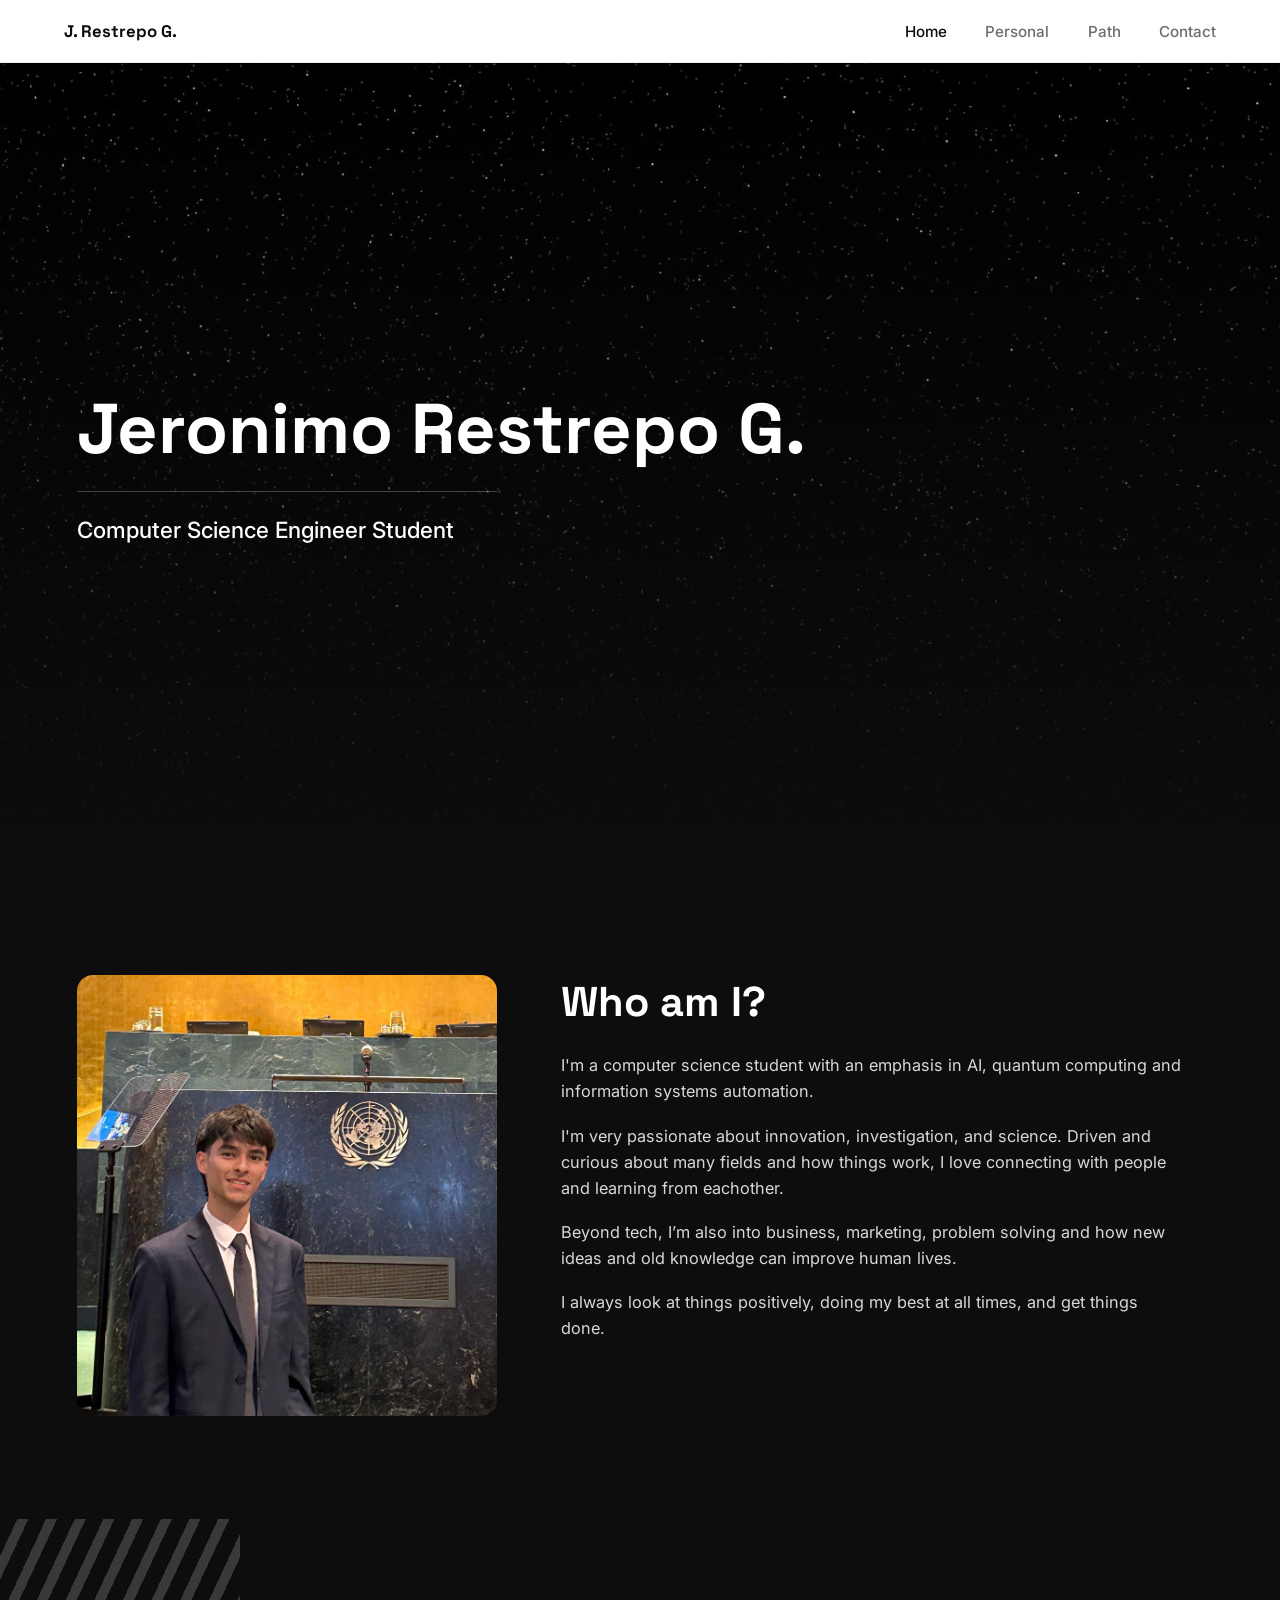
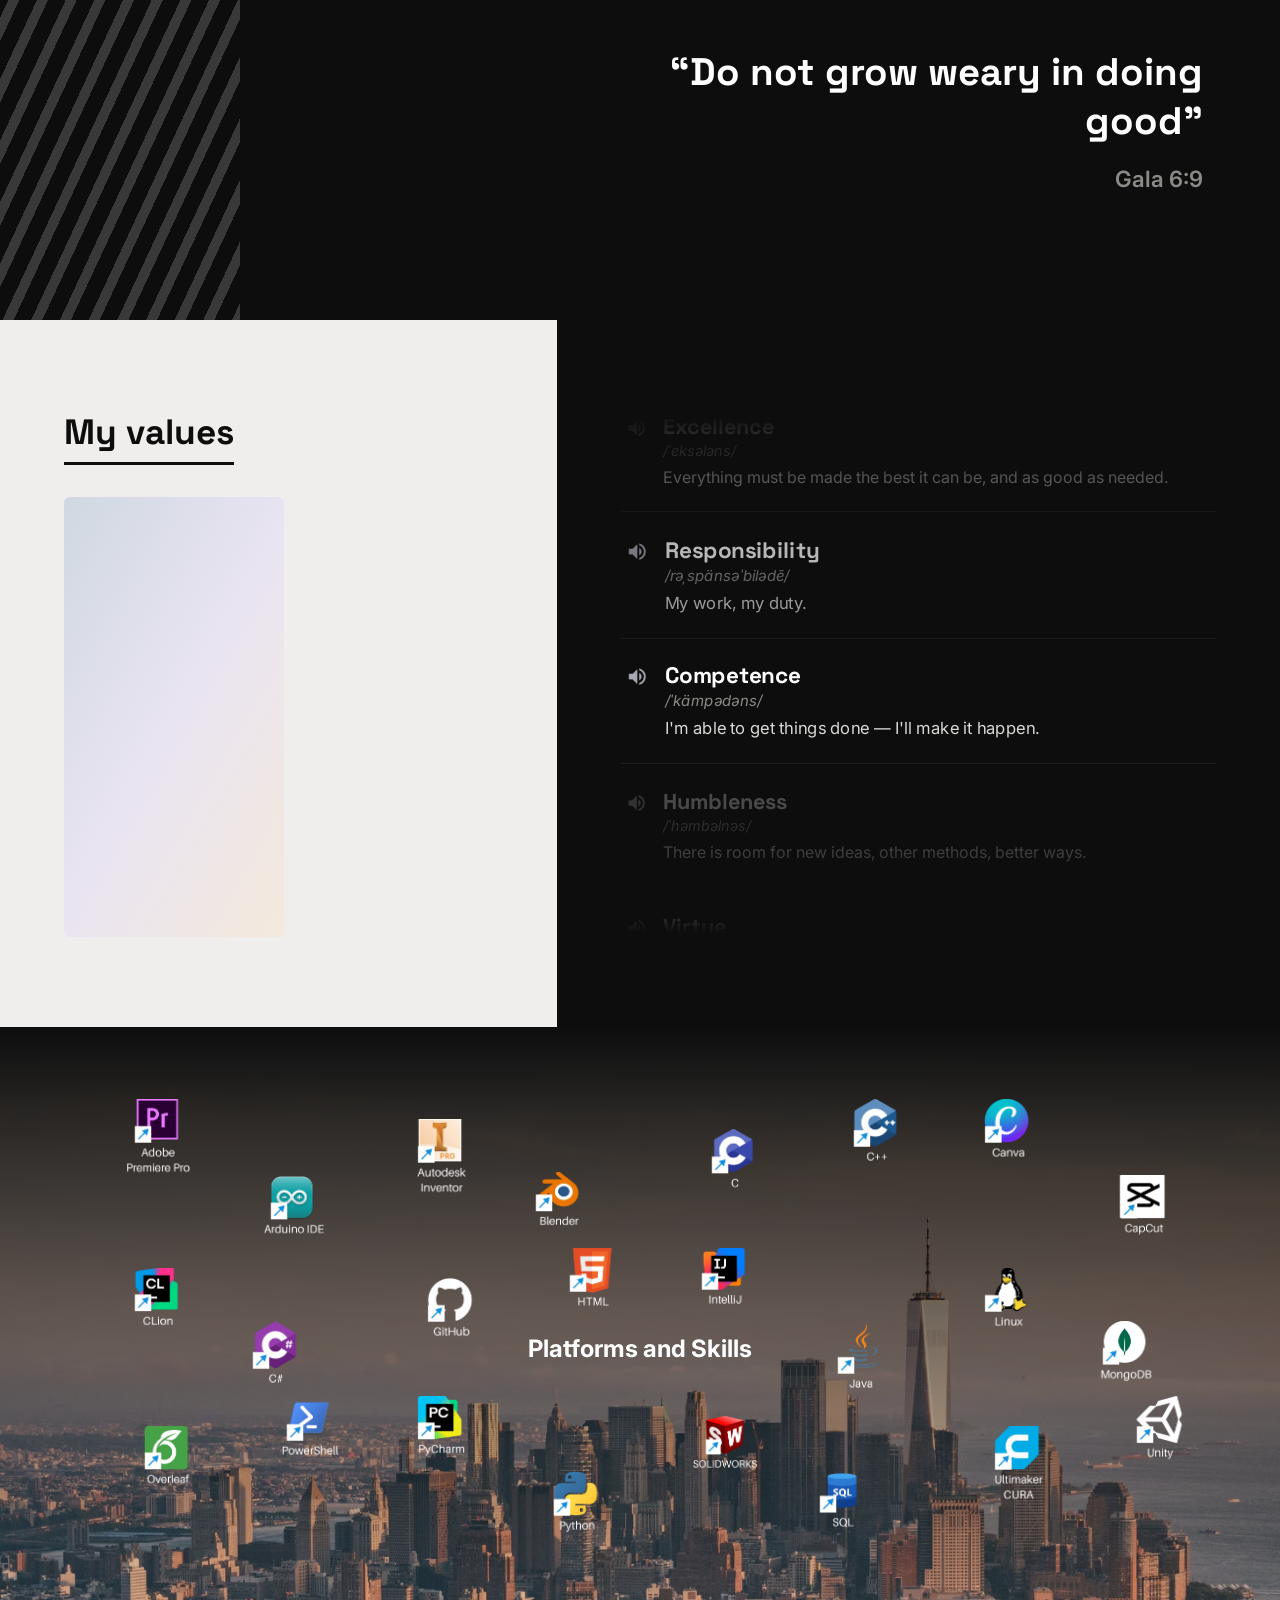
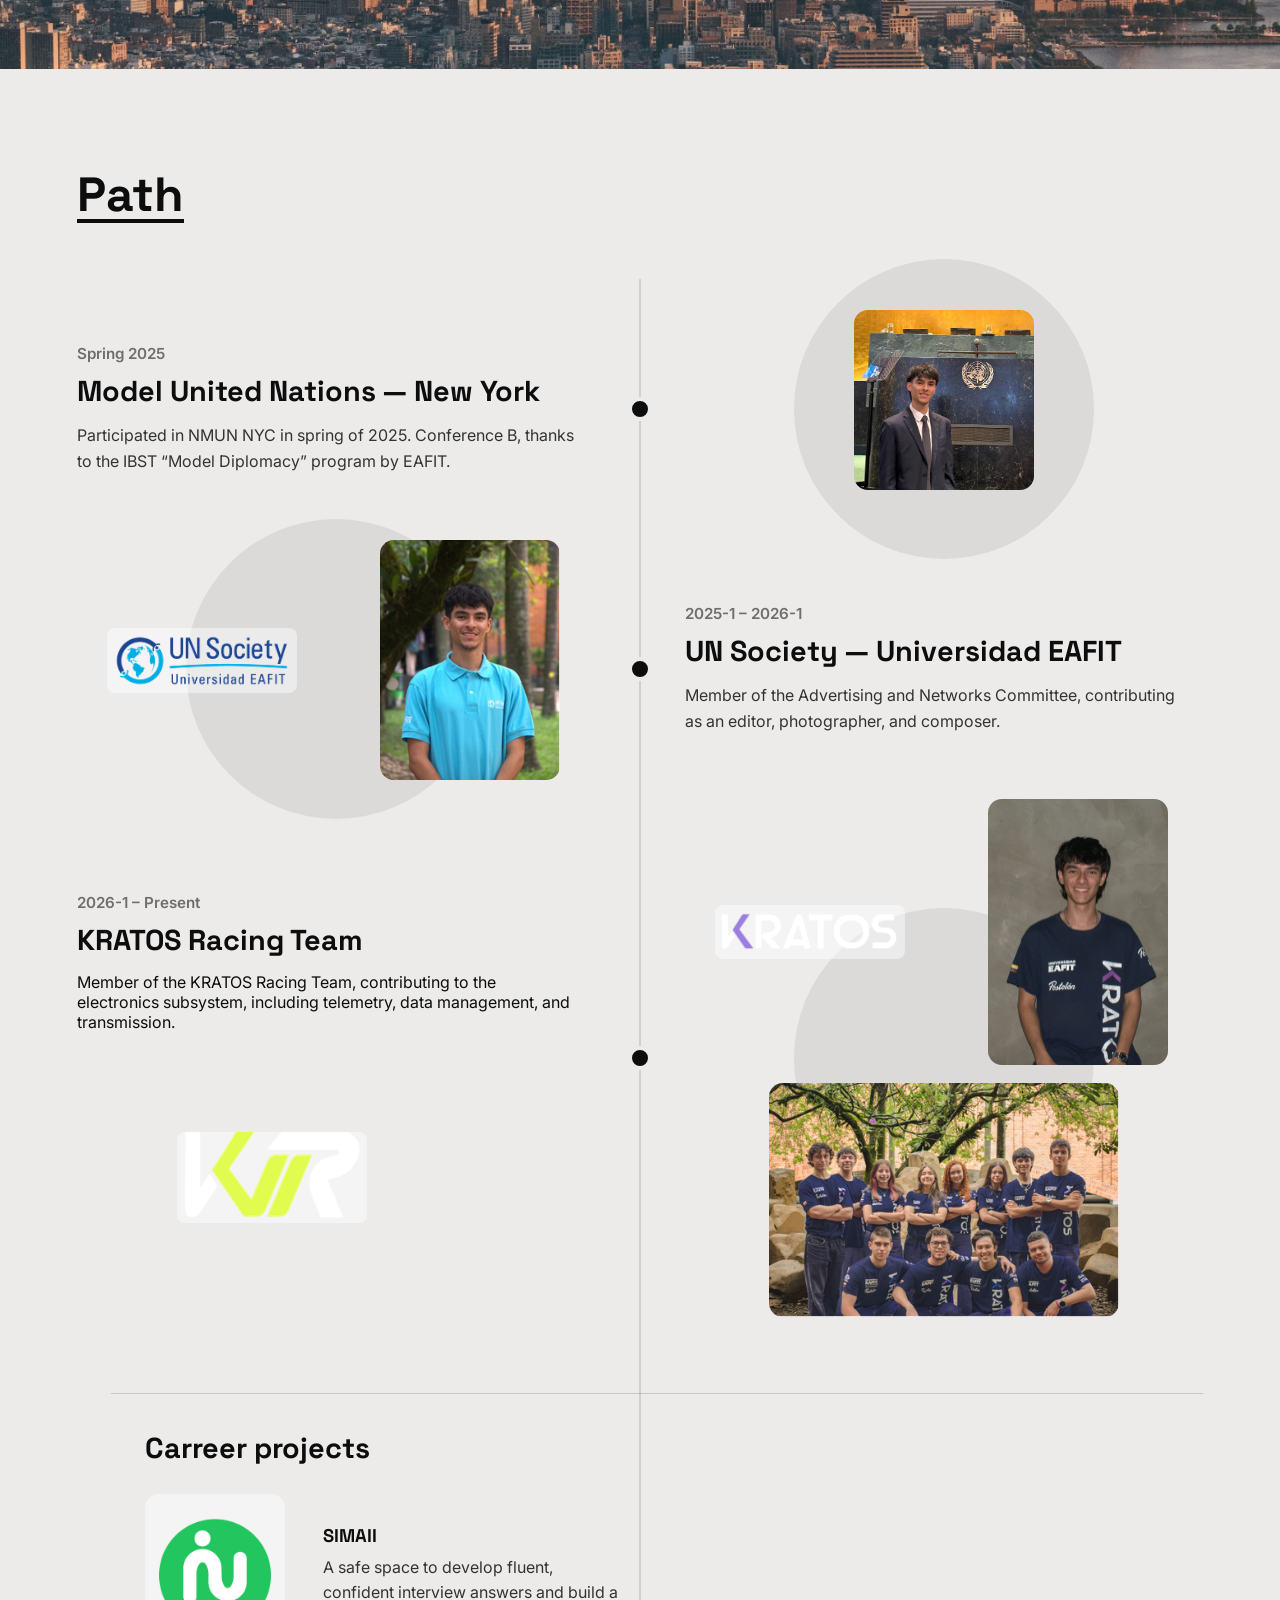
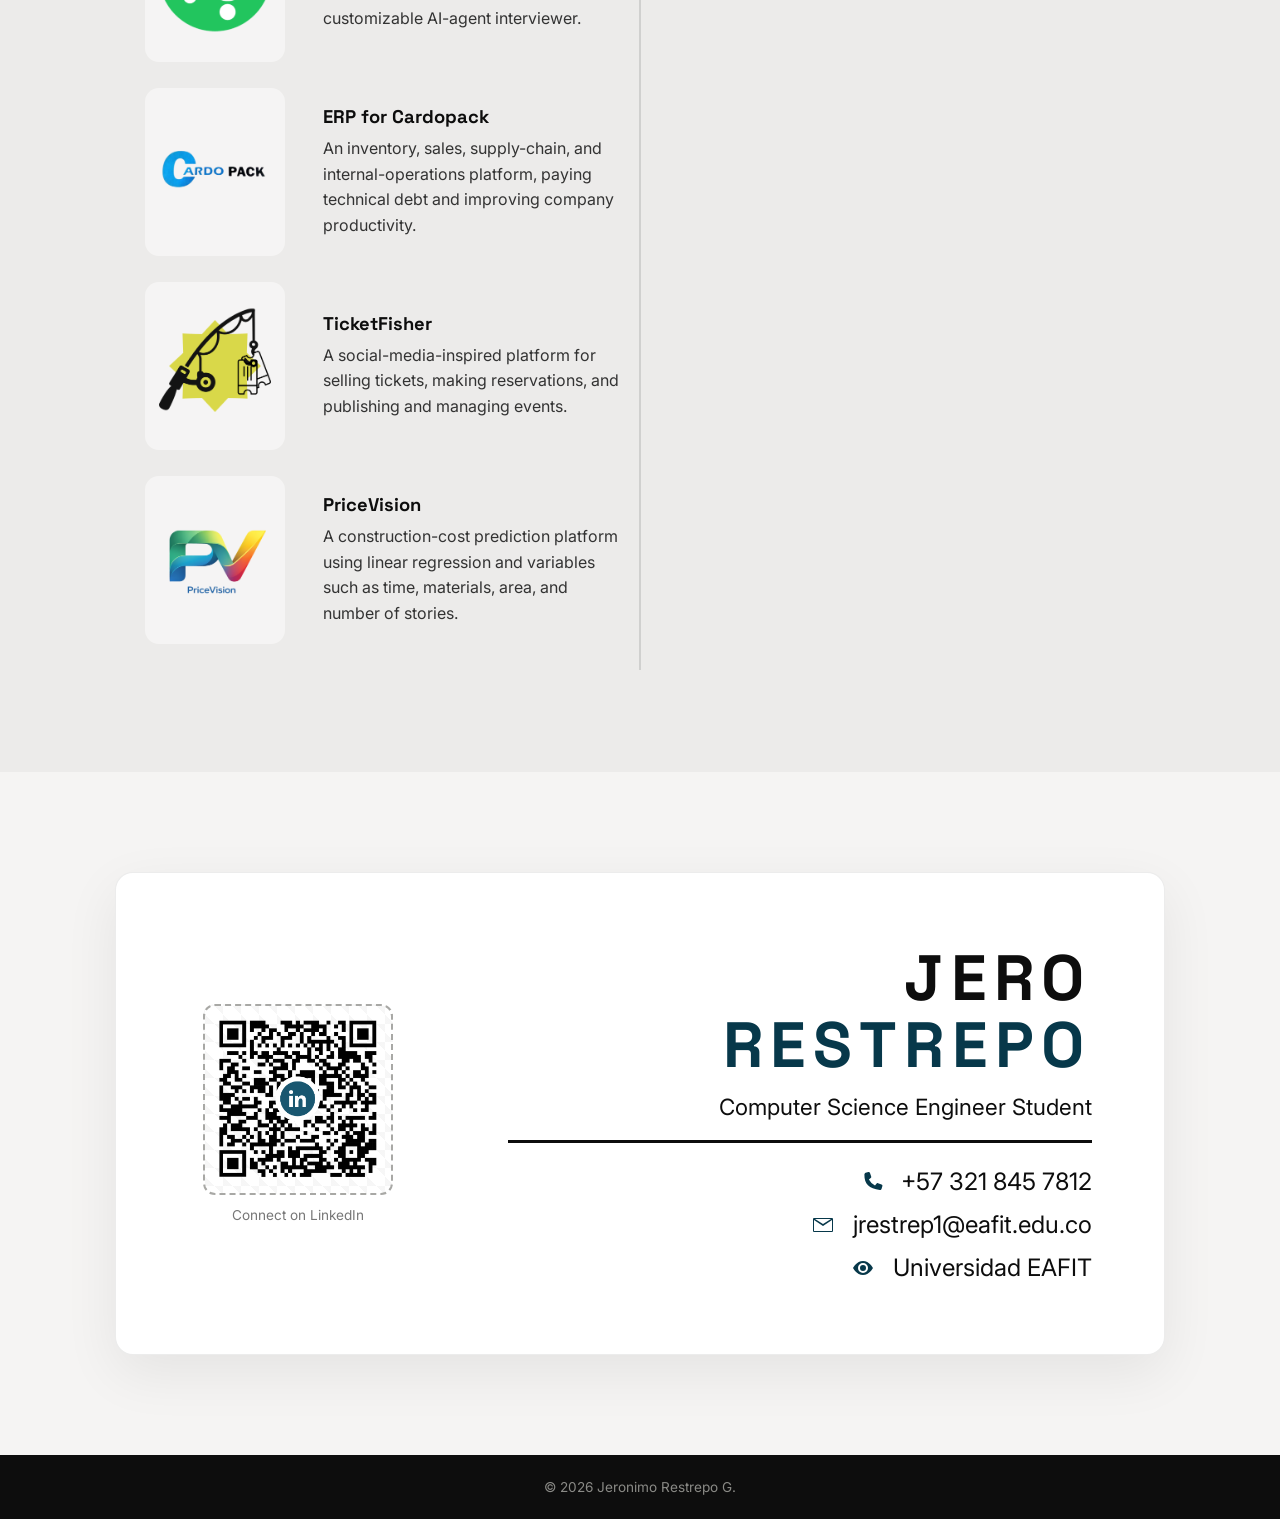
<file: index.html>
<!DOCTYPE html>
<html lang="es">
<head>
<meta charset="UTF-8">
<meta name="viewport" content="width=device-width, initial-scale=1, viewport-fit=cover">
<title>Jeronimo Restrepo G. — Computer Science Engineer Student</title>
<link rel="preconnect" href="https://fonts.googleapis.com">
<link rel="preconnect" href="https://fonts.gstatic.com" crossorigin>
<link href="https://fonts.googleapis.com/css2?family=Space+Grotesk:wght@500;700&family=Inter:wght@400;500;600&display=swap" rel="stylesheet">
<link rel="stylesheet" href="style.css">
</head>


<body>

<header class="site-nav">
  <div class="brand">J. Restrepo G.</div>
  <nav class="links">
    <a href="#home" class="current">Home</a>
    <a href="#personal">Personal</a>
    <a href="#path">Path</a>
    <a href="#contact">Contact</a>
  </nav>
</header>

<!-- HOME -->
<section id="home" class="hero">
  <div class="hero-inner">
    <h1>Jeronimo Restrepo G.</h1>
    <div class="hero-rule"></div>
    <p>Computer Science Engineer Student</p>
  </div>
</section>

<!-- /////////////////////////////// -->
<!-- PERSONAL -->
<section id="personal" class="who">
  <div class="who-photo" role="img" aria-label="Foto de perfil Jeronimo Restrepo"></div>
  <div class="who-text">
    <h2>Who am I?</h2>
    <p>I'm a computer science student with an emphasis in AI, quantum computing and information systems automation.</p>
    <p>I'm very passionate about innovation, investigation, and science. Driven and curious about many fields and how things work, I love connecting with people and learning from eachother.</p>
      <p>Beyond tech, I’m also into business, marketing, problem solving and how new ideas and old knowledge can improve human lives.</p>
    <p>I always look at things positively, doing my best at all times, and get things done.</p>
  </div>
</section>

<section class="quote">
  <div class="quote-stripes"></div>
  <h3>&ldquo;Do not grow weary in doing good&rdquo;</h3>
  <p>Gala 6:9</p>
</section>


<section class="values">
  <div class="values-left">
    <h2>My values</h2>
    <div class="values-swatch"></div>
  </div>
  <div class="values-right">
  <div class="values-wheel">
  <div class="values-track">

    <div class="value-item">
      <div class="sound_logo"></div>
      <div class="value-copy">
        <div class="value-term">Excellence</div>
        <div class="value-phon">/ˈeksələns/</div>
        <div class="value-def">Everything must be made the best it can be, and as good as needed.</div>
      </div>
    </div>

    <div class="value-item">
      <div class="sound_logo"></div>
      <div class="value-copy">
        <div class="value-term">Responsibility</div>
        <div class="value-phon">/rəˌspänsəˈbilədē/</div>
        <div class="value-def">My work, my duty.</div>
      </div>
    </div>

    <div class="value-item">
      <div class="sound_logo"></div>
      <div class="value-copy">
        <div class="value-term">Competence</div>
        <div class="value-phon">/ˈkämpədəns/</div>
        <div class="value-def">I'm able to get things done — I'll make it happen.</div>
      </div>
    </div>

    <div class="value-item">
      <div class="sound_logo"></div>
      <div class="value-copy">
        <div class="value-term">Humbleness</div>
        <div class="value-phon">/ˈhəmbəlnəs/</div>
        <div class="value-def">There is room for new ideas, other methods, better ways.</div>
      </div>
    </div>

    <div class="value-item">
      <div class="sound_logo"></div>
      <div class="value-copy">
        <div class="value-term">Virtue</div>
        <div class="value-phon">/ˈvərCHo͞o/</div>
        <div class="value-def">Be the "bigger person", be wise even when is hard.</div>
      </div>
    </div>

    <div class="value-item">
      <div class="sound_logo"></div>
      <div class="value-copy">
        <div class="value-term">Synergy</div>
        <div class="value-phon">/ˈsinərjē/</div>
        <div class="value-def">Do better with the same, then do more with less.</div>
      </div>
    </div>

    <div class="value-item">
      <div class="sound_logo"></div>
      <div class="value-copy">
        <div class="value-term">Respect</div>
        <div class="value-phon">rəˈspek(t)</div>
        <div class="value-def">I’m above none, I’m below none.</div>
      </div>
    </div>

    <div class="value-item">
      <div class="sound_logo"></div>
      <div class="value-copy">
        <div class="value-term">Integrity</div>
        <div class="value-phon">inˈteɡrədē</div>
        <div class="value-def">Heart at peace, mind at rest.</div>
      </div>
    </div>

  </div>
  </div>
  </div>
</section>

<!-- /////////////////////////////// -->
<!-- PLATFORMS AND SKILLS -->
<section class="platforms">
  
  <div class="skill-Overlay"><h2>Platforms and Skills</h2></div>
  <div class="skills-grid">
    <div class="skill-tile"><div class="skill-icon"><img src="items/AdobePremierePro.png" alt="Adobe Premiere Pro logo"></div></div>
    <div class="skill-tile"><div class="skill-icon"><img src="items/ArduinoIDE.png" alt="Arduino IDE logo"></div></div>
    <div class="skill-tile"><div class="skill-icon"><img src="items/AutodeskInventor.png" alt="Autodesk Inventor logo"></div></div>

    <div class="skill-tile"><div class="skill-icon"><img src="items/Blender.png" alt="Blender logo"></div></div>
    <div class="skill-tile"><div class="skill-icon"><img src="items/C.png" alt="C logo"></div></div>
    <div class="skill-tile"><div class="skill-icon"><img src="items/C++.png" alt="C++ logo"></div></div>
    
    <div class="skill-tile"><div class="skill-icon"><img src="items/Canva.png" alt="Canva logo"></div></div>
    <div class="skill-tile"><div class="skill-icon"><img src="items/CapCut.png" alt="CapCut logo"></div></div>
    <div class="skill-tile"><div class="skill-icon"><img src="items/CLion.png" alt="CLion logo"></div></div>
    
    <div class="skill-tile"><div class="skill-icon"><img src="items/CSharp.png" alt="C# logo"></div></div>
    <div class="skill-tile"><div class="skill-icon"><img src="items/GitHub.png" alt="GitHub logo"></div></div>
    
    <div class="skill-tile"><div class="skill-icon"><img src="items/HTML.png" alt="HTML logo"></div></div>
    <div class="skill-tile"><div class="skill-icon"><img src="items/IntelliJ.png" alt="IntelliJ.js logo"></div></div>
    <div class="skill-tile"><div class="skill-icon"><img src="items/Java.png" alt="Java logo"></div></div>
    
    <div class="skill-tile"><div class="skill-icon"><img src="items/Linux.png" alt="Linux logo"></div></div>
    <div class="skill-tile"><div class="skill-icon"><img src="items/MongoDB.png" alt="MongoDB logo"></div></div>
    <div class="skill-tile"><div class="skill-icon"><img src="items/Overleaf.png" alt="Overleaf logo"></div></div>

    <div class="skill-tile"><div class="skill-icon"><img src="items/PowerShell.png" alt="PowerShell logo"></div></div>
    <div class="skill-tile"><div class="skill-icon"><img src="items/PyCharm.png" alt="PyCharm logo"></div></div>
    <div class="skill-tile"><div class="skill-icon"><img src="items/Python.png" alt="Python logo"></div></div>
    
    <div class="skill-tile"><div class="skill-icon"><img src="items/SOLIDWORKS.png" alt="SOLIDWORKS logo"></div></div>
    <div class="skill-tile"><div class="skill-icon"><img src="items/SQL.png" alt="SQL logo"></div></div>
    <div class="skill-tile"><div class="skill-icon"><img src="items/UltimakerCURA.png" alt="Ultimaker Cura logo"></div></div>

    <div class="skill-tile"><div class="skill-icon"><img src="items/Unity.png" alt="Unity logo"></div></div>

  </div>
</section>


<!-- PATH -->
<section id="path" class="path-section">
  <div class="path-inner">
    <h2>Path</h2>
    <div class="path-timeline">
      <div class="path-events">
      <article class="path-entry">
        <div class="path-copy">
          <p class="path-date">Spring 2025</p>
          <h3>Model United Nations — New York</h3>
          <p>Participated in NMUN NYC in spring of 2025. Conference B, thanks to the IBST “Model Diplomacy” program by EAFIT.</p>
        </div>
        <div class="path-media path-media--single">
          <img class="path-image-placeholder path-image-placeholder--portrait" src="items/me_UN.jpg">
        </div>
      </article>

      <article class="path-entry path-entry--reverse">
        <div class="path-copy">
          <p class="path-date">2025-1 – 2026-1</p>
          <h3>UN Society — Universidad EAFIT</h3>
          <p>Member of the Advertising and Networks Committee, contributing as an editor, photographer, and composer.</p>
        </div>
        <div class="path-media">
          <!-- Replace these placeholders with the UN Society logo and your photo. -->
          <img class="path-image-placeholder path-image-placeholder--logo"  src="items/UNSOCIETY_Logo.png">
          <img class="path-image-placeholder path-image-placeholder--portrait"src="items/me_UNSOCIETY.png">
        </div>
      </article>

      <article class="path-entry">
        <div class="path-copy">
          <p class="path-date">2026-1 – Present</p>
          <h3>KRATOS Racing Team</h3>
          <p>Member of the KRATOS Racing Team, contributing to the electronics subsystem, including telemetry, data management, and transmission.</p>
          <div style="margin-top: 20%; margin-left:20%;">
            <img class="path-image-placeholder path-image-placeholder--logo" src="items/KRATOSRACINGTEAM_Logo.png">
          </div>
        </div>

        <div class="path-media">
          <!-- Replace these placeholders with KRATOS branding and team photos. -->
          <img class="path-image-placeholder path-image-placeholder--logo" src="items/Kratos_Logo.png">
          <img class="path-image-placeholder path-image-placeholder--portrait" src="items/me_Kratos.png">
          <img class="path-image-placeholder path-image-placeholder--landscape" src="items/KratosTeam.png">
        </div>
      </article>
      </div>

      <div class="path-projects">
        <h3>Carreer projects</h3>
        <article class="path-project">
          <img class="path-image-placeholder path-image-placeholder--project" src="items/SIMAII_Logo.png">
          <div>
            <h4>SIMAII</h4>
            <p>A safe space to develop fluent, confident interview answers and build a customizable AI-agent interviewer.</p>
          </div>
        </article>
        <article class="path-project">
          <img class="path-image-placeholder path-image-placeholder--project" src="items/CardoPack_Logo.png">
          <div>
            <h4>ERP for Cardopack</h4>
            <p>An inventory, sales, supply-chain, and internal-operations platform, paying technical debt and improving company productivity.</p>
          </div>
        </article>
        <article class="path-project">
          <img class="path-image-placeholder path-image-placeholder--project" src="items/TicketFisher_Logo.png">
          <div>
            <h4>TicketFisher</h4>
            <p>A social-media-inspired platform for selling tickets, making reservations, and publishing and managing events.</p>
          </div>
        </article>
        <article class="path-project">
          <img class="path-image-placeholder path-image-placeholder--project" src="items/PriceVision_Logo.png">
          <div>
            <h4>PriceVision</h4>
            <p>A construction-cost prediction platform using linear regression and variables such as time, materials, area, and number of stories.</p>
          </div>
        </article>
      </div>
    </div>
  </div>
</section>

<!-- CONTACT -->
<section id="contact" class="contact-section">
  <div class="contact-card">
    <div class="contact-qr">
      <!-- Replace this placeholder with your LinkedIn QR-code image. -->
      <img class="contact-qr-placeholder" role="img" aria-label="LinkedIn QR code placeholder" src="items/LinkedinQR.png">
      <p>Connect on LinkedIn</p>
    </div>
    <div class="contact-details">
      <p class="contact-name">Jero<br><span>Restrepo</span></p>
      <p class="contact-role">Computer Science Engineer Student</p>
      <div class="contact-rule"></div>
      <a href="tel:+573218457812" class="contact-line">
        <svg viewBox="0 0 24 24" aria-hidden="true"><path d="M6.6 2.8 9.4 2c.7-.2 1.4.2 1.6.9l1.2 3.5c.2.6 0 1.2-.5 1.6l-1.8 1.4a14.7 14.7 0 0 0 6.1 6.1l1.4-1.8c.4-.5 1-.7 1.6-.5l3.5 1.2c.7.2 1.1.9.9 1.6l-.8 2.8c-.2.8-1 1.3-1.8 1.2C10.1 18.8 5.2 13.9 5.4 4.6c.1-.8.5-1.6 1.2-1.8Z"/></svg>
        <span>+57 321 845 7812</span>
      </a>
      <a href="mailto:jrestrep1@eafit.edu.co" class="contact-line">
        <svg viewBox="0 0 24 24" aria-hidden="true"><path d="M3 5h18a1 1 0 0 1 1 1v12a1 1 0 0 1-1 1H3a1 1 0 0 1-1-1V6a1 1 0 0 1 1-1Zm9 8L3 7v11h18V7l-9 6Zm0-2 8-5H4l8 5Z"/></svg>
        <span>jrestrep1@eafit.edu.co</span>
      </a>
      <a href="https://www.eafit.edu.co/" class="contact-line" target="_blank" rel="noopener noreferrer">
        <svg viewBox="0 0 24 24" aria-hidden="true"><path d="M2 12s3.6-7 10-7 10 7 10 7-3.6 7-10 7S2 12 2 12Zm10 5a5 5 0 1 0 0-10 5 5 0 0 0 0 10Zm0-2a3 3 0 1 1 0-6 3 3 0 0 1 0 6Z"/></svg>
        <span>Universidad EAFIT</span>
      </a>
    </div>
  </div>
</section>

<footer class="site-footer">© 2026 Jeronimo Restrepo G.</footer>


<!-- /////////////////////////////// -->
<!-- script -->
<script>
/* Values wheel: lee los .value-item del HTML y los rota hacia arriba en bucle.
   Para agregar/quitar valores solo edita los .value-item dentro de .values-track. */
(function(){
  const track=document.querySelector('.values-track');
  if(!track) return;
  const wheel=track.parentElement;
  const INTERVAL=2800, MOVE=700;
  function setPos(shift){[...track.children].forEach((el,i)=>{el.dataset.pos=i-shift;});}
  setPos(0);
  if(window.matchMedia('(prefers-reduced-motion: reduce)').matches){wheel.classList.add('is-static');return;}
  let paused=false;
  wheel.addEventListener('mouseenter',()=>{paused=true;});
  wheel.addEventListener('mouseleave',()=>{paused=false;});
  function schedule(){setTimeout(step,INTERVAL);}
  function step(){
    if(paused||document.hidden){schedule();return;}
    const first=track.firstElementChild;
    const gap=parseFloat(getComputedStyle(track).rowGap)||0;
    setPos(1);
    track.classList.add('is-moving');
    track.style.transform='translateY('+(-(first.offsetHeight+gap))+'px)';
    setTimeout(function(){
      track.classList.remove('is-moving');
      track.style.transform='';
      track.appendChild(first);
      setPos(0);
      schedule();
    },MOVE+30);
  }
  schedule();
})();
</script>


</body>
</html>
</file>
<file: style.css>
:root{
    --ink:#0d0d0d;
    --paper:#efeeec;
    --white:#ffffff;
    --grey:#8a8a86;
    --line:rgba(255,255,255,.25);
    --font-display:'Space Grotesk', 'Inter', sans-serif;
    --font-body:'Inter', sans-serif;
  }
  *{box-sizing:border-box; margin:0; padding:0;}
  html{scroll-behavior:smooth; scroll-padding-top:80px;}
  body{
    font-family:var(--font-body);
    background:var(--paper);
    color:var(--ink);
    padding-top:env(safe-area-inset-top,0px);
    padding-bottom:env(safe-area-inset-bottom,0px);
  }
  img{max-width:100%; display:block;}

  /*/////////////////////////////////////////////
  /* ---------- NAV ---------- */
  header.site-nav{
    position:sticky; top:0; z-index:50;
    top:env(safe-area-inset-top,0px);
    background:var(--white);
    display:flex; align-items:center; justify-content:space-between;
    padding:20px clamp(20px,5vw,64px);
    border-bottom:1px solid rgba(0,0,0,.06);
  }
  .brand{font-family:var(--font-display); font-weight:700; font-size:1.05rem;}
  nav.links{display:flex; gap:clamp(16px,3vw,40px);}
  nav.links a{
    text-decoration:none; color:var(--ink); font-weight:500; font-size:.95rem;
    opacity:.6; transition:opacity .2s ease;
  }
  nav.links a:hover, nav.links a:focus-visible{opacity:1;}
  nav.links a.current{opacity:1;}
  .nav-toggle{display:none;}

  /*/////////////////////////////////////////////
  /* ---------- HOME / HERO ---------- */
  section.hero{
    min-height:min(90vh,900px);
    background-color:var(--ink);
    /* Reemplaza esta imagen de fondo por la tuya (escritorio con laptop/celular/lapicero) */
    background-image:
      linear-gradient(to bottom,
        rgba(13,13,13,0) 0%,
        rgba(13,13,13,.1) 10%,
        rgba(13,13,13,.3) 30%,
        rgba(13,13,13,.5) 50%,
        rgba(13,13,13,.8) 80%,
        var(--ink) 100%),
      url('items\\starBG.png');
    background-size:cover;
    background-position:center;
    display:flex; align-items:center;
    padding:0 clamp(20px,6vw,90px);
  }
  .hero-inner{max-width:820px; padding:60px 0;}
  .hero-inner h1{
    font-family:var(--font-display);
    color:var(--white);
    font-weight:700;
    font-size:clamp(2.4rem, 6vw, 4.4rem);
    line-height:1.05;
  }
  .hero-rule{width:min(420px,60%); height:1px; background:var(--line); margin:24px 0;}
  .hero-inner p{color:var(--white); font-size:clamp(1.1rem,2.2vw,1.4rem); font-weight:500;}


  /*/////////////////////////////////////////////
  /* ---------- PERSONAL: who am I ---------- */
  section.who{
    background:var(--ink); color:var(--white);
    padding:clamp(60px,8vw,110px) clamp(20px,6vw,90px);
    display:grid; grid-template-columns:420px 1fr; gap:clamp(30px,5vw,70px);
    align-items:start;
  }
  .who-photo{
    width:420px; aspect-ratio:1/1.05; border-radius:16px; overflow:hidden;
    background:#3a3a38;
    /* Reemplaza esta imagen por tu foto de perfil */
    background-image:url('items\\me_UN.jpg');
    background-size:cover; background-position:center;
  }
  .who-text h2{font-family:var(--font-display); font-size:clamp(1.8rem,3.5vw,2.6rem); margin-bottom:24px;}
  .who-text p{max-width:620px; line-height:1.6; color:#d8d8d5; margin-bottom:18px; font-size:1.02rem;}


  /*/////////////////////////////////////////////
  /* ---------- QUOTE ---------- */
  section.quote{
    position:relative; overflow:hidden;
    background:var(--ink); color:var(--white);
    padding:clamp(80px,10vw,140px) clamp(20px,6vw,90px);
    display:flex; flex-direction:column; align-items:flex-end; gap:20px; text-align:right;
  }
  .quote-stripes{
    position:absolute; left:-40px; top:0; bottom:0; width:280px;
    background:repeating-linear-gradient(115deg,
      rgba(255,255,255,.18) 0px, rgba(255,255,255,.18) 10px,
      transparent 10px, transparent 26px);
    pointer-events:none;
  }
  .quote h3{font-family:var(--font-display); font-weight:700; font-size:clamp(1.6rem,3.5vw,2.4rem); max-width:640px;}
  .quote p{color:var(--grey); font-weight:600; font-size:clamp(1.1rem,2.2vw,1.4rem);}


  /*/////////////////////////////////////////////
  /* ---------- VALUES ---------- */
  
    section.values{
    display:grid; grid-template-columns:1fr 1.3fr;
  }
  .values-left{
    background:var(--paper); padding:clamp(50px,7vw,90px) clamp(24px,5vw,64px);
  }
  .values-left h2{
    font-family:var(--font-display); font-size:clamp(1.6rem,3vw,2.2rem);
    display:inline-block; border-bottom:3px solid var(--ink); padding-bottom:8px; margin-bottom:32px;
  }
  .values-swatch{
    width:100%; max-width:220px; aspect-ratio:2.5/5; border-radius:6px;
    background:linear-gradient(120deg,#cfd8e0,#e9e4f2,#f4e9dc);
    /* Espacio opcional para una textura/imagen decorativa */
  }
  .values-right{
    background:var(--ink); color:var(--white);
    padding:clamp(50px,7vw,90px) clamp(24px,5vw,64px);
    display:flex; align-items:center;
  }
  .values-wheel{
    width:100%; height:clamp(380px,62vh,520px); overflow:hidden;
    -webkit-mask-image:linear-gradient(to bottom, transparent 0, #000 16%, #000 84%, transparent 100%);
            mask-image:linear-gradient(to bottom, transparent 0, #000 16%, #000 84%, transparent 100%);
  }
  .values-track{display:flex; flex-direction:column; gap:26px; will-change:transform;}
  .values-track.is-moving{transition:transform .7s cubic-bezier(.65,0,.35,1);}
  /*.value-item{}*/
  .value-item{
    display:flex; align-items:flex-start; gap:12px;
    border-bottom:1px solid rgba(255,255,255,.08); padding-bottom:22px;
    opacity:.25; transform-origin:left center;
    transition:opacity .7s ease, transform .7s ease;
  }
  .sound_logo{
    flex:0 0 30px; width:30px; height:30px;
    background-image:url('items\\sound_logo.png');
    background-size:contain; background-repeat:no-repeat; background-position:center;
  }
  .value-copy{min-width:0; flex:1;}
  .value-item[data-pos="0"]{opacity:.45;}
  .value-item[data-pos="1"]{opacity:.7; transform:scale(1.04);}
  .value-item[data-pos="2"]{opacity:1; transform:scale(1.04);}
  .value-item[data-pos="4"]{opacity:.7;}
  .value-item[data-pos="5"]{opacity:.45;}
  .values-wheel.is-static{height:auto; -webkit-mask-image:none; mask-image:none;}
  .values-wheel.is-static .value-item{opacity:1; transform:none;}
  .value-term{font-family:var(--font-display); font-weight:700; font-size:1.35rem; margin-bottom:2px;}
  .value-phon{color:var(--grey); font-size:.9rem; margin-bottom:6px; font-style:italic;}
  .value-def{color:#d8d8d5; line-height:1.5;}


  /*/////////////////////////////////////////////
  /* ---------- PLATFORMS & SKILLS ---------- */
  section.platforms{
    position:relative; background:var(--ink); color:var(--white);
    padding:clamp(70px,9vw,120px) clamp(20px,6vw,90px);
    /* Reemplaza esta imagen por un fondo de tu elección (p.ej. skyline) */
    background-image: Linear-gradient(to bottom, rgba(13,13,13,1) 0%, rgba(13,13,13,0.5) 50%, rgba(13,13,13,0) 100%), url('items\\NYSilohuette.png');
    background-size:cover; background-position:center;
  }
  .platforms h2{
    position: absolute;
    top: 50%;
    left: 50%;
    transform: translate(-50%, -50%);
    margin: 0;
    z-index: 1;
  }
  .skills-grid{
    display:grid; grid-template-columns:repeat(auto-fill,minmax(96px,1fr)); gap:clamp(18px,3vw,34px);
    max-width:1100px; margin:0 auto;
  }
  
  .skill-tile{display:flex; flex-direction:column; align-items:center; gap:10px; text-align:center;}

  .skill-tile:nth-child(6n + 1) { transform: translate(20px, -50px); }
  .skill-tile:nth-child(6n + 2) { transform: translate(14px, 26px); }
  .skill-tile:nth-child(6n + 3) { transform: translate(20px, -30px); }
  .skill-tile:nth-child(6n + 4) { transform: translate(-4px, 23px); }
  .skill-tile:nth-child(6n + 5) { transform: translate(30px, -20px); }
  .skill-tile:nth-child(6n)     { transform: translate(30px, -50px); }

  .skill-Overlay{display:flex; align-items:center;width:100%;
    transition:transform .3s ease;
  }

  .skill-icon img{
    width:85%;
    height:85%;
    object-fit:contain;
  }


  /*/////////////////////////////////////////////
  /* ---------- PATH ---------- */
  .path-section{background:#ecebea; padding:clamp(64px,8vw,110px) clamp(24px,6vw,90px);}
  .path-inner{max-width:1200px; margin:0 auto;}
  .path-inner > h2{
    display:inline-block; font-family:var(--font-display); font-size:clamp(2.2rem,5vw,3rem);
    line-height:1; border-bottom:4px solid var(--ink); margin-bottom:56px;
  }
  .path-timeline{position:relative; display:grid; gap:58px;}
  .path-timeline::before{
    content:""; position:absolute; left:50%; top:0; bottom:0; width:2px;
    background:rgba(13,13,13,.12); transform:translateX(-1px);
  }
  .path-entry{
    position:relative; display:grid; grid-template-columns:1fr 1fr; align-items:center;
    gap:clamp(32px,7vw,90px); min-height:260px;
  }
  .path-entry::before{
    content:""; position:absolute; left:50%; top:50%; width:16px; height:16px;
    border:4px solid #ecebea; border-radius:50%; background:var(--ink);
    transform:translate(-50%,-50%); z-index:1;
  }
  .path-entry--reverse .path-copy{order:2;}
  .path-entry--reverse .path-media{order:1;}
  .path-copy{max-width:500px;}
  .path-date{color:#6e6e6b; font-size:.95rem; font-weight:600; margin-bottom:10px;}
  .path-copy h3,.path-projects > h3{
    font-family:var(--font-display); font-size:clamp(1.35rem,2.5vw,1.8rem); margin-bottom:14px;
  }
  .path-copy > p:last-child,.path-project p{color:#333; line-height:1.6;}
  .path-media{
    min-height:240px; display:grid; grid-template-columns:1fr 1fr; grid-template-rows:auto auto;
    align-items:center; justify-items:center; gap:18px; position:relative;
  }
  .path-media::before{
    content:""; position:absolute; width:min(75%,300px); aspect-ratio:1;
    border-radius:50%; background:rgba(13,13,13,.08); z-index:0;
  }


  .path-image-placeholder{
    display:flex; align-items:center; justify-content:center; border-radius:14px;
    background:rgba(255,255,255,.45); color:#6e6e6b; text-align:center;
    font-size:.85rem; font-weight:600; position:relative; z-index:1;
  }
  .path-image-placeholder--portrait{width:min(100%,180px); margin-top: auto;}
  .path-image-placeholder--logo{width:min(100%,190px); border-radius:8px;}
  .path-image-placeholder--landscape{width:min(100%,350px); grid-column:1 / -1;}
  .path-media--single{grid-template-columns:1fr;}
  .path-projects{
    position:relative; z-index:1; margin:18px 0 0 34px; padding:36px 0 0 34px;
    border-top:1px solid rgba(13,13,13,.16);
  }
  .path-projects > h3{margin-bottom:28px;}
  .path-project{
    display:grid; grid-template-columns:150px minmax(0,1fr); align-items:center;
    gap:28px; max-width:780px; margin-bottom:26px;
  }
  .path-image-placeholder--project{width:140px; padding:14px;}
  .path-project h4{font-family:var(--font-display); font-size:1.15rem; margin-bottom:8px;}
  .path-project p{width:50%}

/*/////////////////////////////////////////////
  /* ---------- CONTACT ---------- */
  .contact-section{background:#f5f4f3; padding:clamp(52px,8vw,100px) clamp(24px,6vw,90px);}
  .contact-card{
    max-width:1050px; margin:0 auto; display:grid; grid-template-columns:220px minmax(0,1fr);
    align-items:center; gap:clamp(36px,8vw,100px); padding:clamp(28px,6vw,72px);
    background:var(--white); border:1px solid rgba(13,13,13,.08); border-radius:18px;
    box-shadow:0 18px 55px rgba(13,13,13,.07);
  }
  .contact-qr{text-align:center;}
  .contact-qr-placeholder{
    width:min(100%,190px); margin:0 auto 12px; display:flex;
    align-items:center; justify-content:center; padding:14px; border:2px dashed #a8a8a5;
    border-radius:12px; color:#777; font-size:.85rem; font-weight:600; text-align:center;
    background:linear-gradient(45deg,rgba(13,13,13,.035) 25%,transparent 25%,transparent 75%,rgba(13,13,13,.035) 75%);
    background-size:18px 18px;
  }
  .contact-qr p{color:#777; font-size:.85rem;}
  .contact-name{
    font-family:var(--font-display); font-size:clamp(2.5rem,6vw,4rem); font-weight:700;
    letter-spacing:.12em; line-height:1.05; text-transform:uppercase; text-align:right;
  }
  .contact-name span{color:#07384a;}
  .contact-role{margin-top:14px; font-size:clamp(1.05rem,2.2vw,1.4rem); text-align:right;}
  .contact-rule{height:3px; background:var(--ink); margin:20px 0 24px;}
  .contact-line{
    display:flex; align-items:center; justify-content:flex-end; gap:18px; margin-top:14px;
    color:var(--ink); font-size:clamp(1rem,2.5vw,1.5rem); text-decoration:none;
  }
  .contact-line:hover span{text-decoration:underline; text-underline-offset:4px;}
  .contact-line svg{width:24px; height:24px; flex:0 0 24px; fill:#07384a;}
  .site-footer{background:var(--ink); color:var(--grey); text-align:center; padding:24px 20px; font-size:.85rem;}

  @media (max-width:760px){
    nav.links{display:none;}
    section.who{grid-template-columns:1fr;}
    .who-photo{width:180px;}
    section.values{grid-template-columns:1fr;}
    .quote{align-items:flex-start; text-align:left;}
    .path-timeline{gap:42px;}
    .path-timeline::before{left:7px;}
    .path-entry{grid-template-columns:1fr; gap:20px; padding-left:32px;}
    .path-entry::before{left:7px; top:12px; transform:translateX(-50%);}
    .path-entry--reverse .path-copy,.path-entry--reverse .path-media{order:initial;}
    .path-media{min-height:190px; justify-items:start;}
    .path-projects{margin-left:32px; padding-left:20px;}
    .path-project{grid-template-columns:100px minmax(0,1fr); gap:18px;}
    .path-image-placeholder--project{width:100px;}
    .contact-card{grid-template-columns:1fr; gap:34px;}
    .contact-qr-placeholder{width:150px;}
    .contact-details{width:100%;}
    .contact-line{gap:12px; font-size:clamp(.9rem,4vw,1.2rem);}
  }
  @media (max-width:420px){
    .path-project{grid-template-columns:1fr;}
    .path-image-placeholder--project{width:90px;}
    .contact-card{padding:26px 20px;}
    .contact-line svg{width:20px; height:20px; flex-basis:20px;}
  }

  @media (prefers-reduced-motion: reduce){
    html{scroll-behavior:auto;}
  }
</file>
